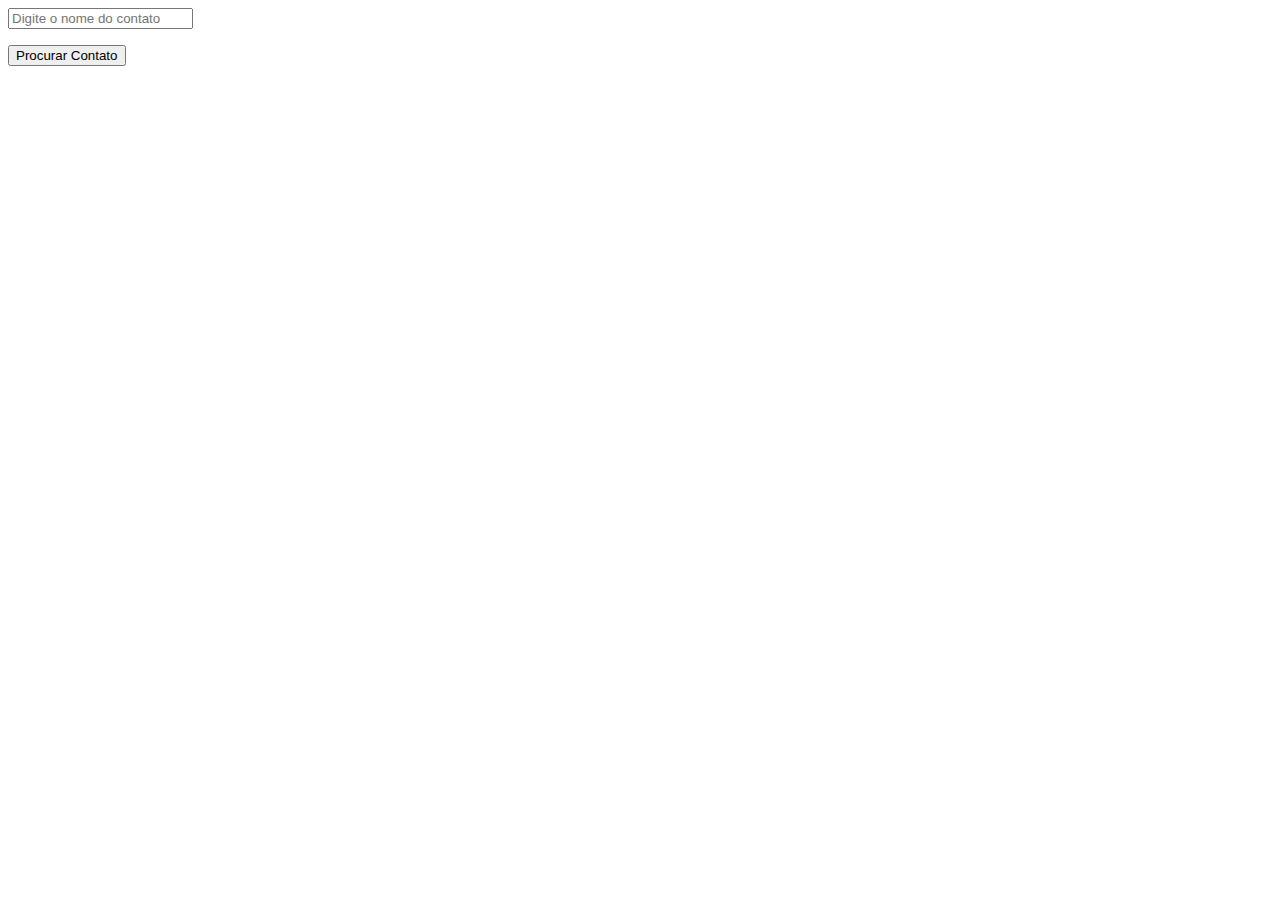
<file: modulo3/index.html>
<!DOCTYPE html>
<html lang="pt-br">

<head>
    <meta charset="UTF-8">
    <meta name="viewport" content="width=device-width, initial-scale=1.0">
    <title>Buscador de Contatos</title>
</head>

<body>

    <input placeholder="Digite o nome do contato">
    <p></p>
    <button onclick="search()">Procurar Contato</button>

</body>

<script src="./testefor.js"></script>

</html>
</file>
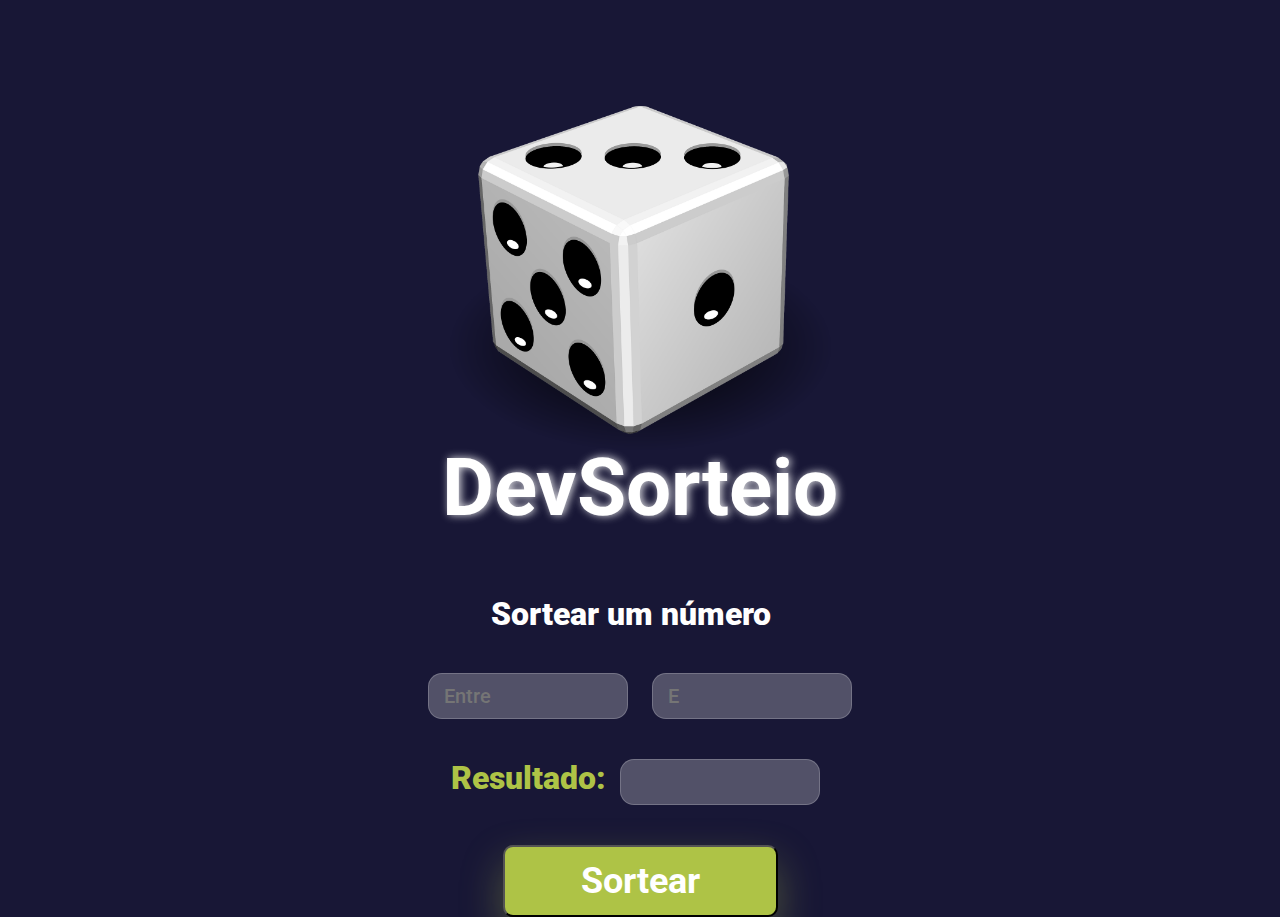
<file: modulo2/projeto-random/index.html>
<!DOCTYPE html>
<html lang="pt-br">

<head>
    <meta charset="UTF-8">
    <meta name="viewport" content="width=device-width, initial-scale=1.0">
    <link href="./style.css" rel="stylesheet">
    <link rel="preconnect" href="https://fonts.googleapis.com">
    <link rel="preconnect" href="https://fonts.gstatic.com" crossorigin>
    <link href="https://fonts.googleapis.com/css2?family=Roboto:ital,wght@0,100..900;1,100..900&display=swap"
        rel="stylesheet">
    <title>DevSorteio</title>
</head>

<body>

    <header>
        <img src="./sort2.png" alt="dado-devClub">
        <h1>DevSorteio</h1>
    </header>

    <main>

        <h2>Sortear um número</h2>

        <section>
            <label>
                <input id="min-input" type="number" placeholder="Entre">
            </label>

            <label>
                <input id="max-input" type="number" placeholder="E">
            </label>

        </section>

        <section>
            <label id="result">Resultado:</label>
            <input id="exit-input" type="number" readonly>
        </section>

        <button onclick="generateNumber()">Sortear</button>
    </main>

</body>

<script src="./script.js"></script>

</html>
</file>
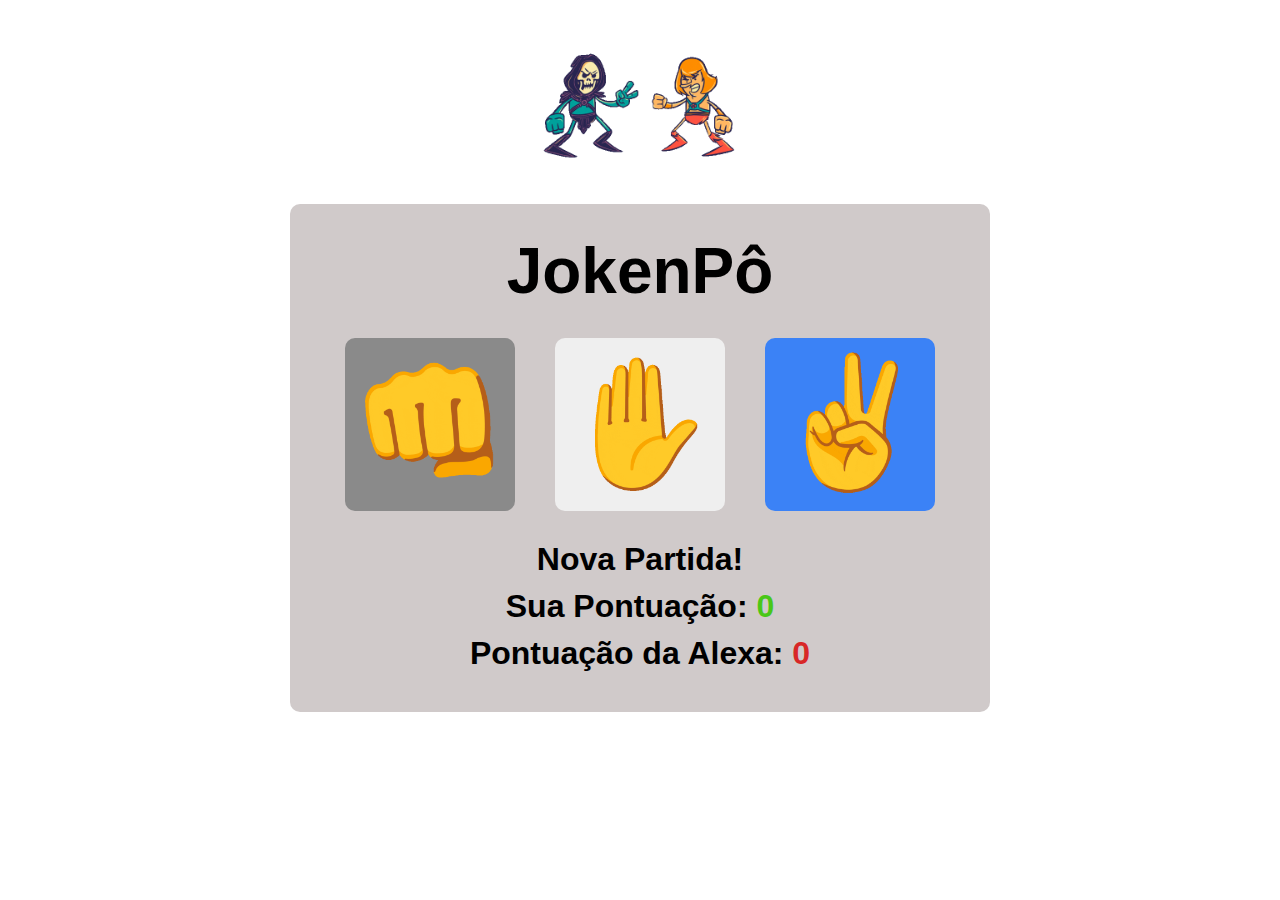
<file: modulo3/jokenpow/index.html>
<!DOCTYPE html>
<html lang="pt-br">

<head>
    <meta charset="UTF-8">
    <meta name="viewport" content="width=device-width, initial-scale=1.0">
    <link href="./style.css" rel="stylesheet">
    <title>Jokenpow</title>
</head>

<body>
    <header><img id="img-gif" src="./assets/giphy.gif"></header>
    <main class="container">
        <h1>JokenPô</h1>

        <section class="buttons">
            <button id="rock" onclick="playHuman('rock')"><img src="./assets/rock.gif"></button>
            <button id="paper" onclick="playHuman('paper')"><img src="./assets/paper.gif"></button>
            <button id="scissors" onclick="playHuman('scissors')"><img src="./assets/scissors.gif"></button>
        </section>

        <p class="result">Nova Partida!</p>
        <p class="your-score">Sua Pontuação: <span id="my-score">0</span></p>
        <p class="machine-score">Pontuação da Alexa: <span id="alexa-score">0</span></p>

    </main>
</body>

<script src="./script.js"></script>

</html>
</file>
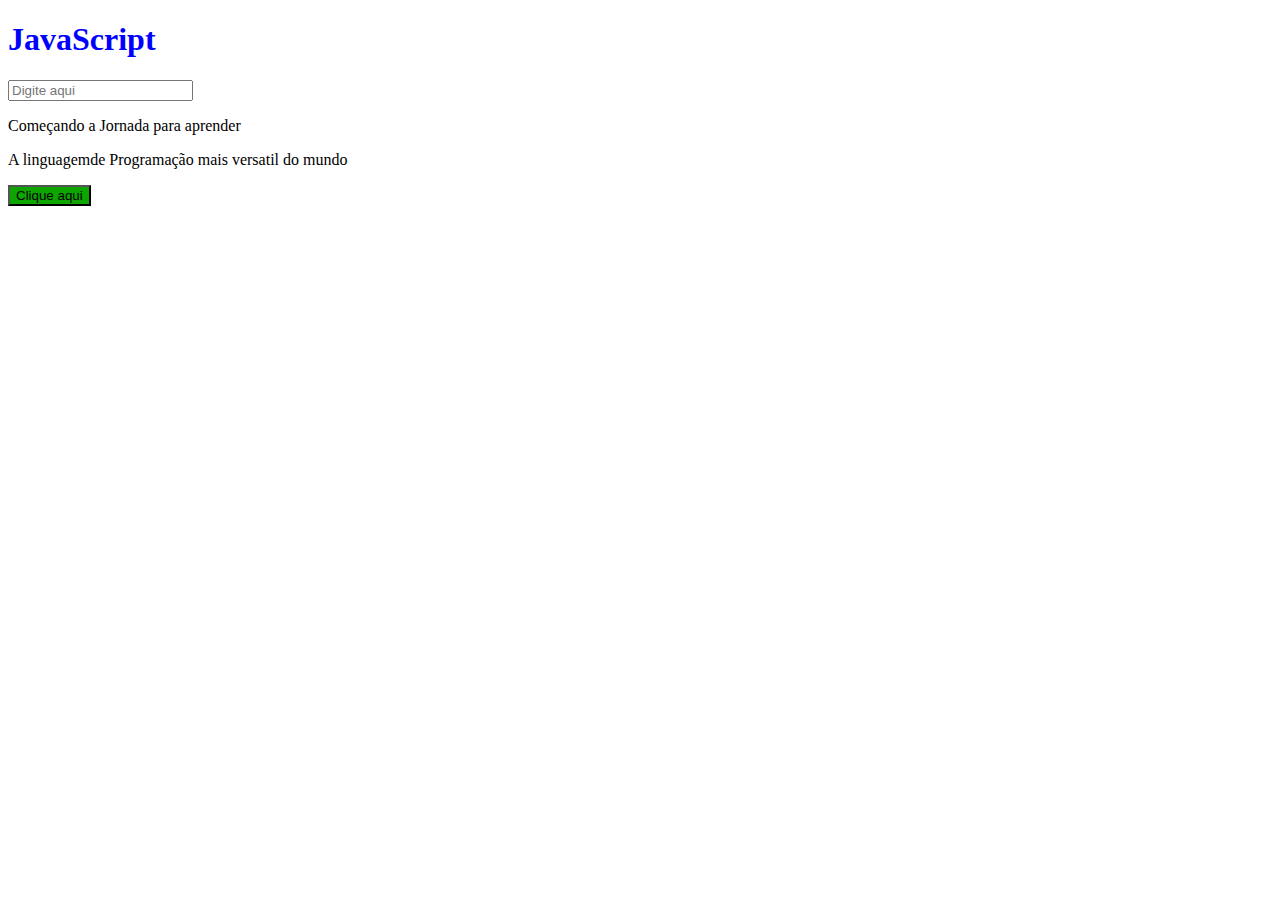
<file: moduloWeb/1-index.html>
<!DOCTYPE html>
<html lang="pt-br">

<head>
    <meta charset="UTF-8">
    <meta name="viewport" content="width=device-width, initial-scale=1.0">
    <title>JavaScript - Dev Club</title>
    <link href="./1-styles.css" rel="stylesheet">
</head>

<body>

    <h1>JavaScript</h1>

    <input id="main-input" placeholder="Digite aqui">

    <p class="paragraph-js">Começando a Jornada para aprender</p>
    <p class="paragraph-js">A linguagemde Programação mais versatil do mundo</p>

    <button class="main-button">Clique aqui</button>

</body>

<script src="./1-script.js"></script>

</html>
</file>
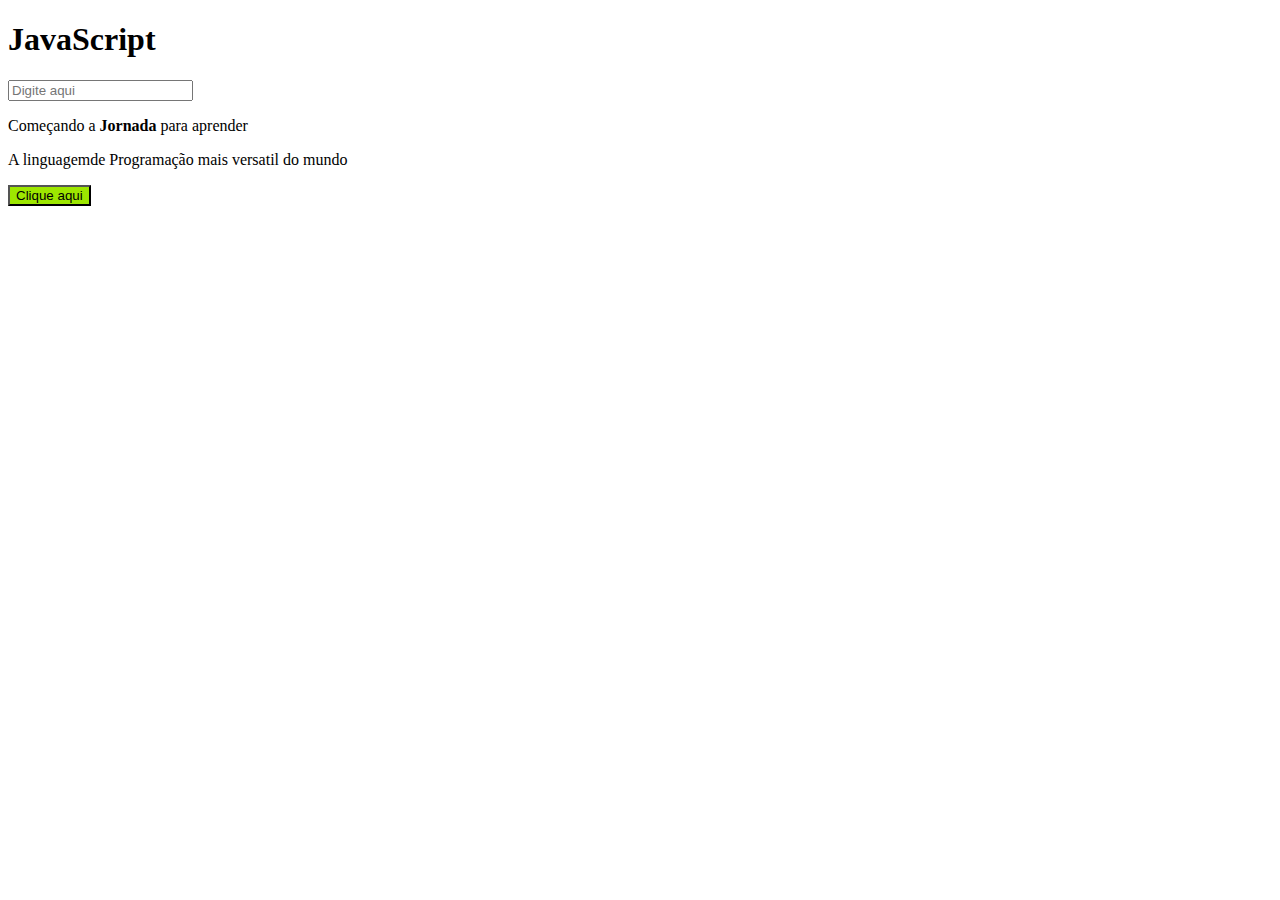
<file: moduloWeb/3-index.html>
<!DOCTYPE html>
<html lang="pt-br">

<head>
    <meta charset="UTF-8">
    <meta name="viewport" content="width=device-width, initial-scale=1.0">
    <title>JavaScript</title>
    <link href="./3-styles.css" rel="stylesheet">
</head>

<body>

    <h1>JavaScript</h1>

    <input id="main-input" placeholder="Digite aqui">

    <p class="paragraph-js">Começando a <b>Jornada</b> para aprender</p>
    <p class="paragraph-js">A linguagemde Programação mais versatil do mundo</p>

    <button class="main-button">Clique aqui</button>

</body>

<script src="./3-script.js"></script>

</html>
</file>
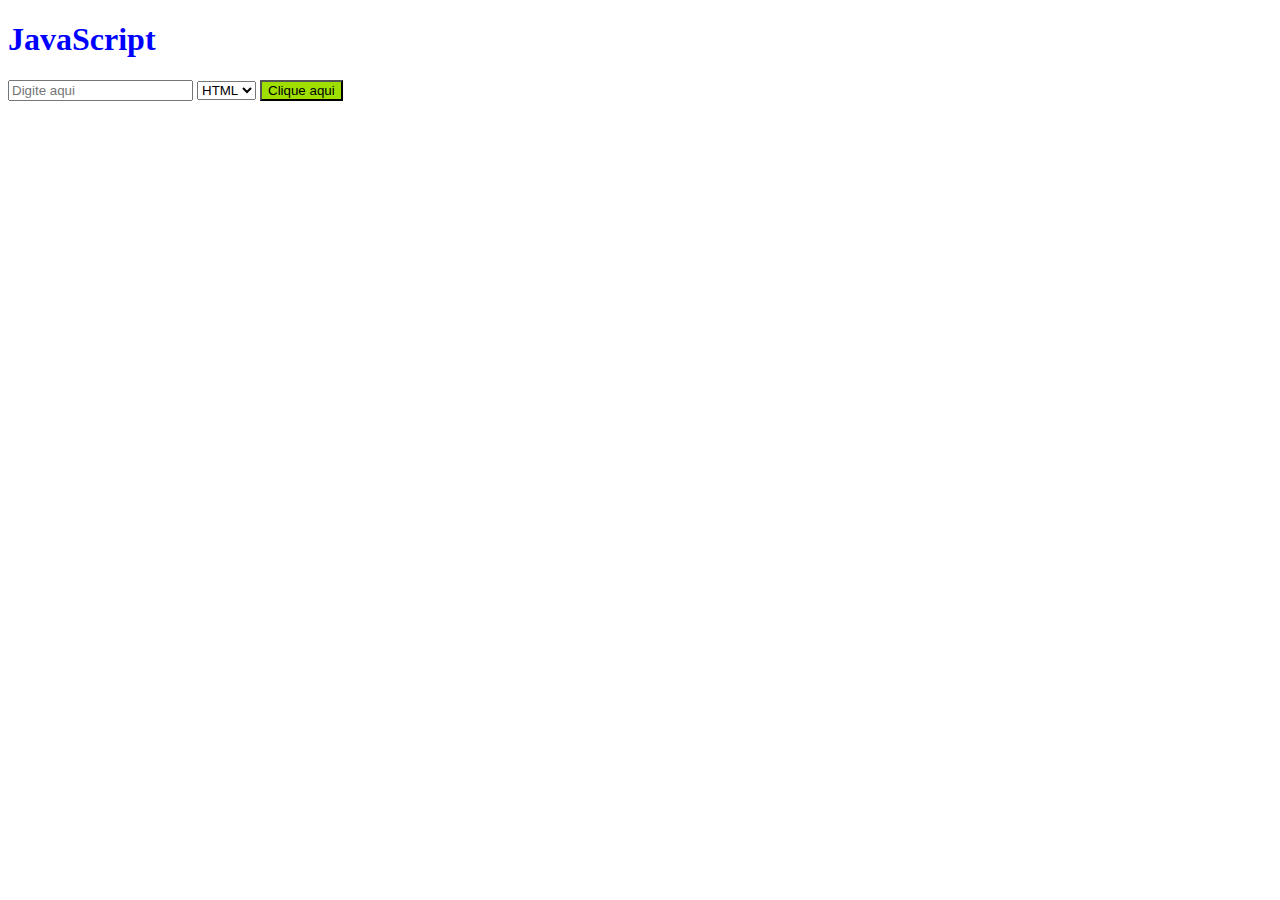
<file: moduloWeb/5-index.html>
<!DOCTYPE html>
<html lang="pt-br">

<head>
    <meta charset="UTF-8">
    <meta name="viewport" content="width=device-width, initial-scale=1.0">
    <link href="./5-styles.css" rel="stylesheet">
    <title>JavaScript</title>
</head>

<body>

    <h1>JavaScript</h1>

    <input id="main-input" placeholder="Digite aqui">

    <select>
        <option>HTML</option>
        <option>CSS</option>
        <option>React</option>
        <option>Node</option>
    </select>

    <button class="main-button">Clique aqui</button>

</body>

<script src="./5-script.js"></script>

</html>
</file>
<file: modulo2/projeto-random/style.css>
* {
    margin: 0;
    padding: 0;
    box-sizing: border-box;
    font-family: "Roboto", sans-serif;
}

body {
    background: rgb(24, 23, 54);
}

header {
    display: flex;
    justify-content: center;
    flex-direction: column;
    align-items: center;
}

img {
    width: 383px;
    margin: 106px auto -10px;
}

h1 {
    color: #FFF;
    font-size: 80px;
    margin-bottom: 60px;
    text-shadow: 2px 0 9px #ffffffd9;
}



main {
    display: flex;
    flex-direction: column;
    align-items: center;
}

h2 {
    width: 299px;
    color: #FFF;
    font-size: 32px;
    font-style: normal;
    font-weight: 900;
    line-height: normal;
    margin-bottom: 20px;
}

#result {
    color: #AEC346;
    font-size: 32px;
    font-style: normal;
    font-weight: 900;
    line-height: normal;
    margin-bottom: 20px;
}

#min-input,
#max-input,
#exit-input {
    width: 200px;
    margin: 20px 10px;
    padding: 10px 15px;
    border-radius: 14px;
    border: 1px solid rgba(255, 255, 255, 0.20);
    background: rgba(255, 255, 255, 0.25);
    font-size: 20px;
    font-weight: 500;
    cursor: pointer;
}

#exit-input {
    cursor: not-allowed;
}

button {
    margin-top: 20px;
    display: flex;
    height: 72px;
    padding: 0 76px;
    justify-content: center;
    align-items: center;
    border-radius: 10px;
    background: #AEC346;
    box-shadow: 0 18px 40px 0 rgba(174, 195, 70, 0.35);
    color: #FFF;
    font-size: 36px;
    font-weight: 700;
    cursor: pointer;
}

button:hover {
    opacity: 0.8;
}

button:active {
    opacity: 0.6;
}

@media screen and (max-width: 600px) {

    img {
        width: 183px;

            margin: 56px auto -10px;
    }

    h1 {
        font-size: 40px;
        margin-bottom: 30px;
    }

    h2 {
        margin-bottom: -5px;
        width: auto;
        font-size: 20px;
    }

    section {
        display: flex;
        flex-direction: column;
    }

    #min-input,
    #max-input,
    #exit-input {
        width: 200px;
        margin: 20px 10px;
        padding: 10px 15px;
        font-size: 12px;
    }

    #exit-input {
        margin-top: -10px;
    }

    #result {
        margin: 10px auto;
        font-size: 20px;
    }

    button {
        width: 200px;
        height: 40px;
        font-size: 20px;
    }

}
</file>
<file: modulo3/jokenpow/style.css>
* {
    margin: 0;
    padding: 0;
    box-sizing: border-box;
}

#img-gif {
    width: 200px;
}


body {
    height: 100vh;
    animation: mudarCor 8s infinite alternate;
    display: flex;
    flex-direction: column;
    align-items: center;
}

@keyframes mudarCor {
    0% {
        background-color: #648bbe;
    }

    25% {
        background-color: #4a689c;
    }

    50% {
        background-color: #2c5396;
    }

    100% {
        background-color: #0a1f5c;
    }
}

.container {
    max-width: 700px;
    width: 90%;
    display: flex;
    justify-content: center;
    align-items: center;
    font-family: Arial, sans-serif;
    font-size: 2rem;
    padding: 30px;
    background-color: #d0caca;
    border-radius: 10px;
    flex-direction: column;
}

.buttons {
    margin: 30px 0;
    display: flex;
    gap: 40px;
}

button {
    padding: 10px;
    border-radius: 10px;
    border: none;
    cursor: pointer;
    transition: opacity 0.3s ease-in-out;
}

button:hover {
    opacity: 0.7;
}

img {
    width: 150px;
}

#rock {
    background-color: #8A8A8A;
}

#pape {
    background-color: #EDEDED;
}

#scissors {
    background-color: #3B82F6;
}

p {
    font-weight: bold;
    margin-bottom: 10px;
}

.your-score span {
    color: #49c717;
}

.machine-score span {
    color: #d82727;
}
</file>
<file: moduloWeb/1-styles.css>
h1 {
    color: blue;
}

.main-button {
    background: #0da600;
}
</file>
<file: moduloWeb/3-styles.css>
.main-button {
    background-color: #9de600;
}
</file>
<file: moduloWeb/5-styles.css>
h1 {
    color: blue;
}

.main-button {
    background: #9edf00;
}
</file>
